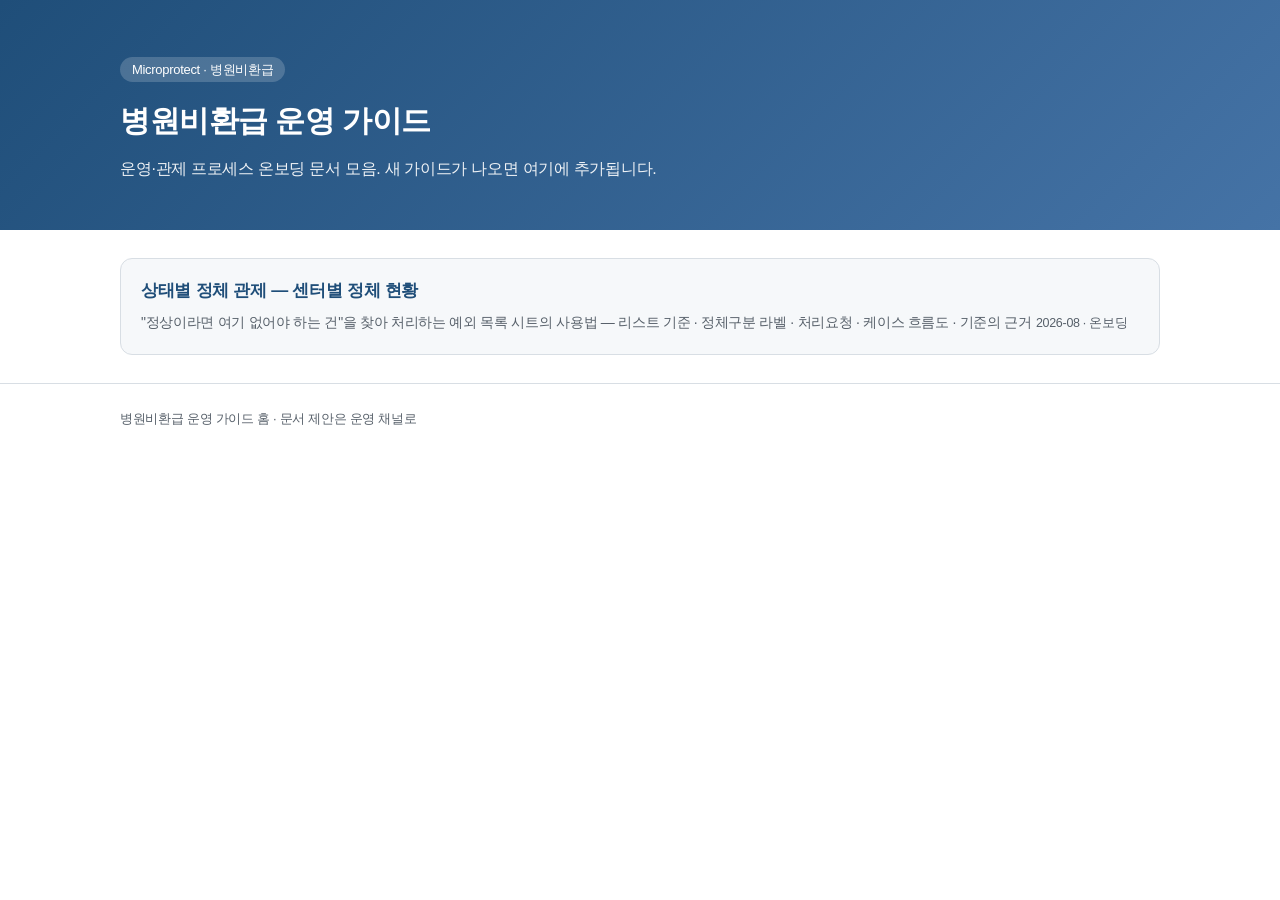
<file: index.html>
<!DOCTYPE html>
<html lang="ko">
<head>
<meta charset="utf-8">
<meta name="robots" content="noindex, nofollow">
<meta name="viewport" content="width=device-width, initial-scale=1">
<title>병원비환급 운영 가이드</title>
<link rel="stylesheet" href="assets/style.css">
</head>
<body>

<header class="hero">
  <div class="wrap">
    <span class="badge">Microprotect · 병원비환급</span>
    <h1>병원비환급 운영 가이드</h1>
    <p>운영·관제 프로세스 온보딩 문서 모음. 새 가이드가 나오면 여기에 추가됩니다.</p>
  </div>
</header>

<main class="wrap">
  <div class="guide-list">
    <a class="guide-card" href="status-aging.html">
      <b class="t">상태별 정체 관제 — 센터별 정체 현황</b>
      <span class="d">"정상이라면 여기 없어야 하는 건"을 찾아 처리하는 예외 목록 시트의 사용법 —
      리스트 기준 · 정체구분 라벨 · 처리요청 · 케이스 흐름도 · 기준의 근거</span>
      <span class="m">2026-08 · 온보딩</span>
    </a>
  </div>
</main>

<footer>
  <div class="wrap">병원비환급 운영 가이드 홈 · 문서 제안은 운영 채널로</div>
</footer>

</body>
</html>
</file>
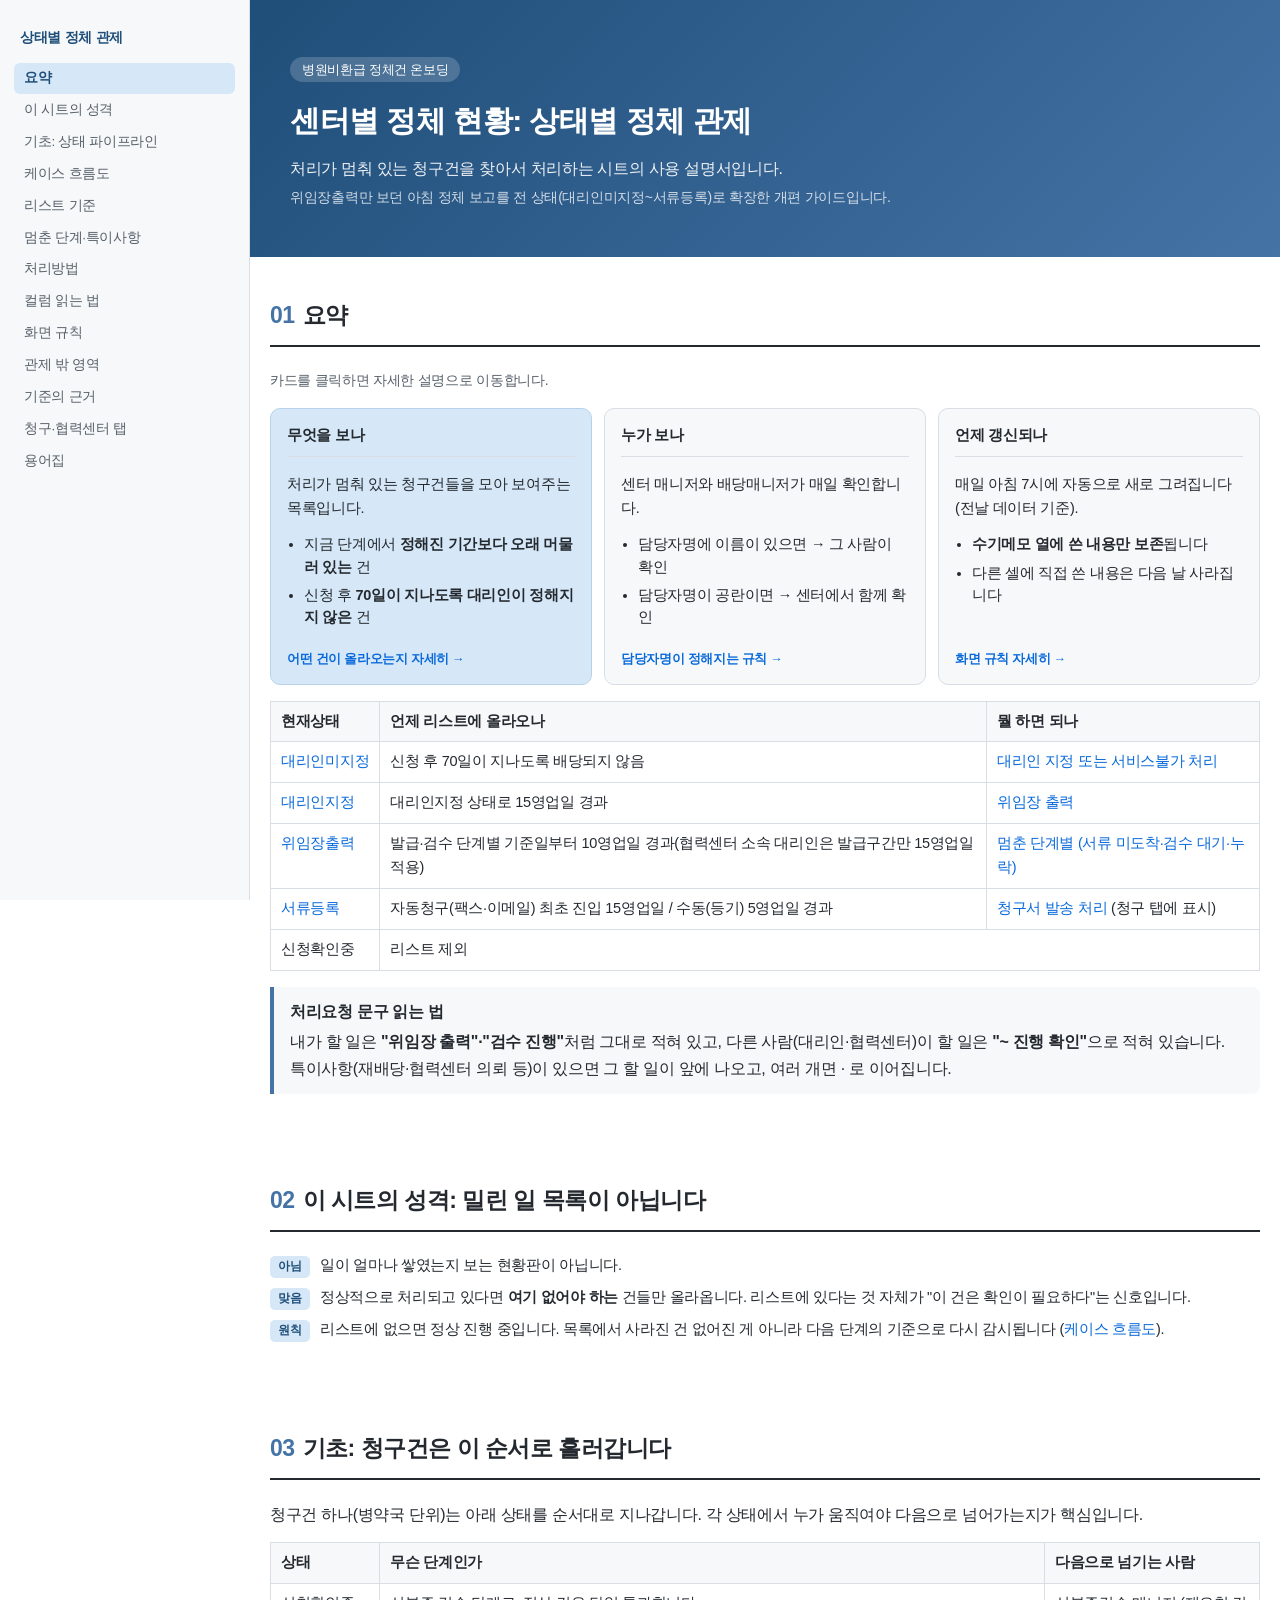
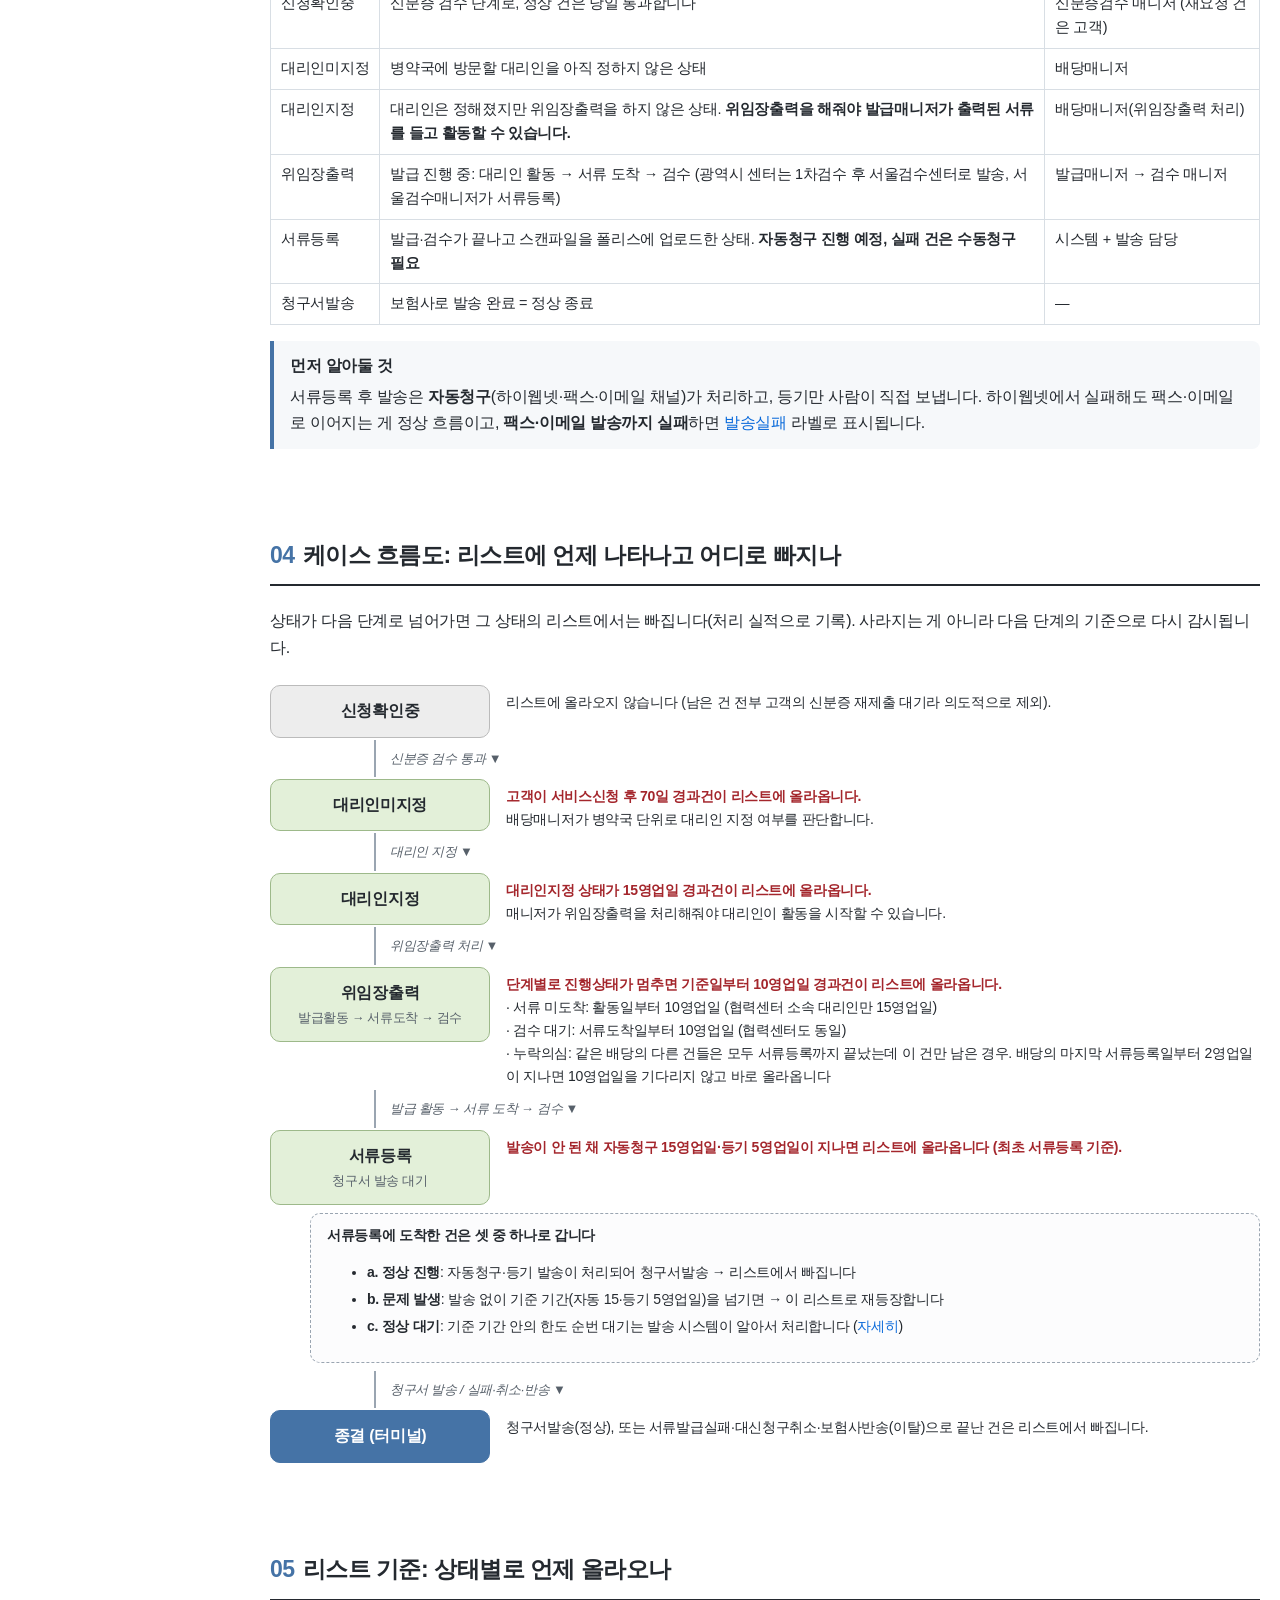
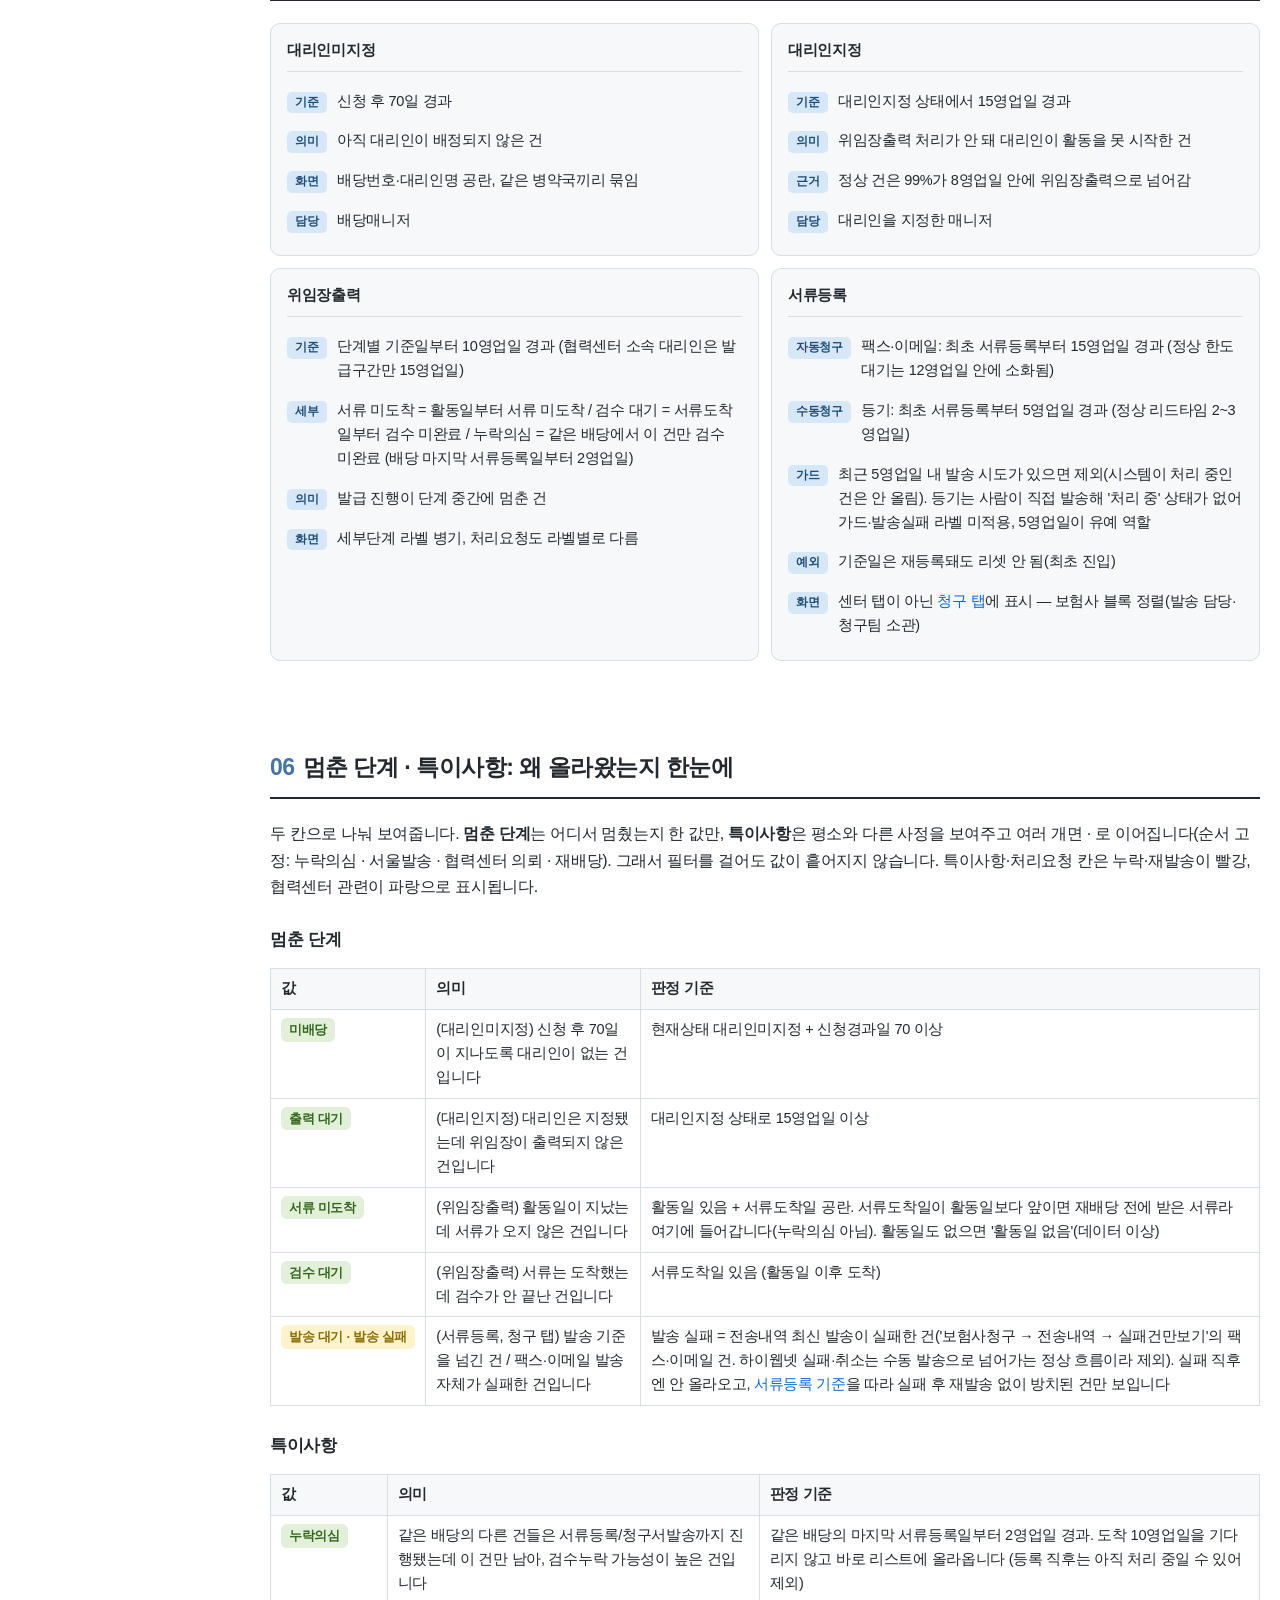
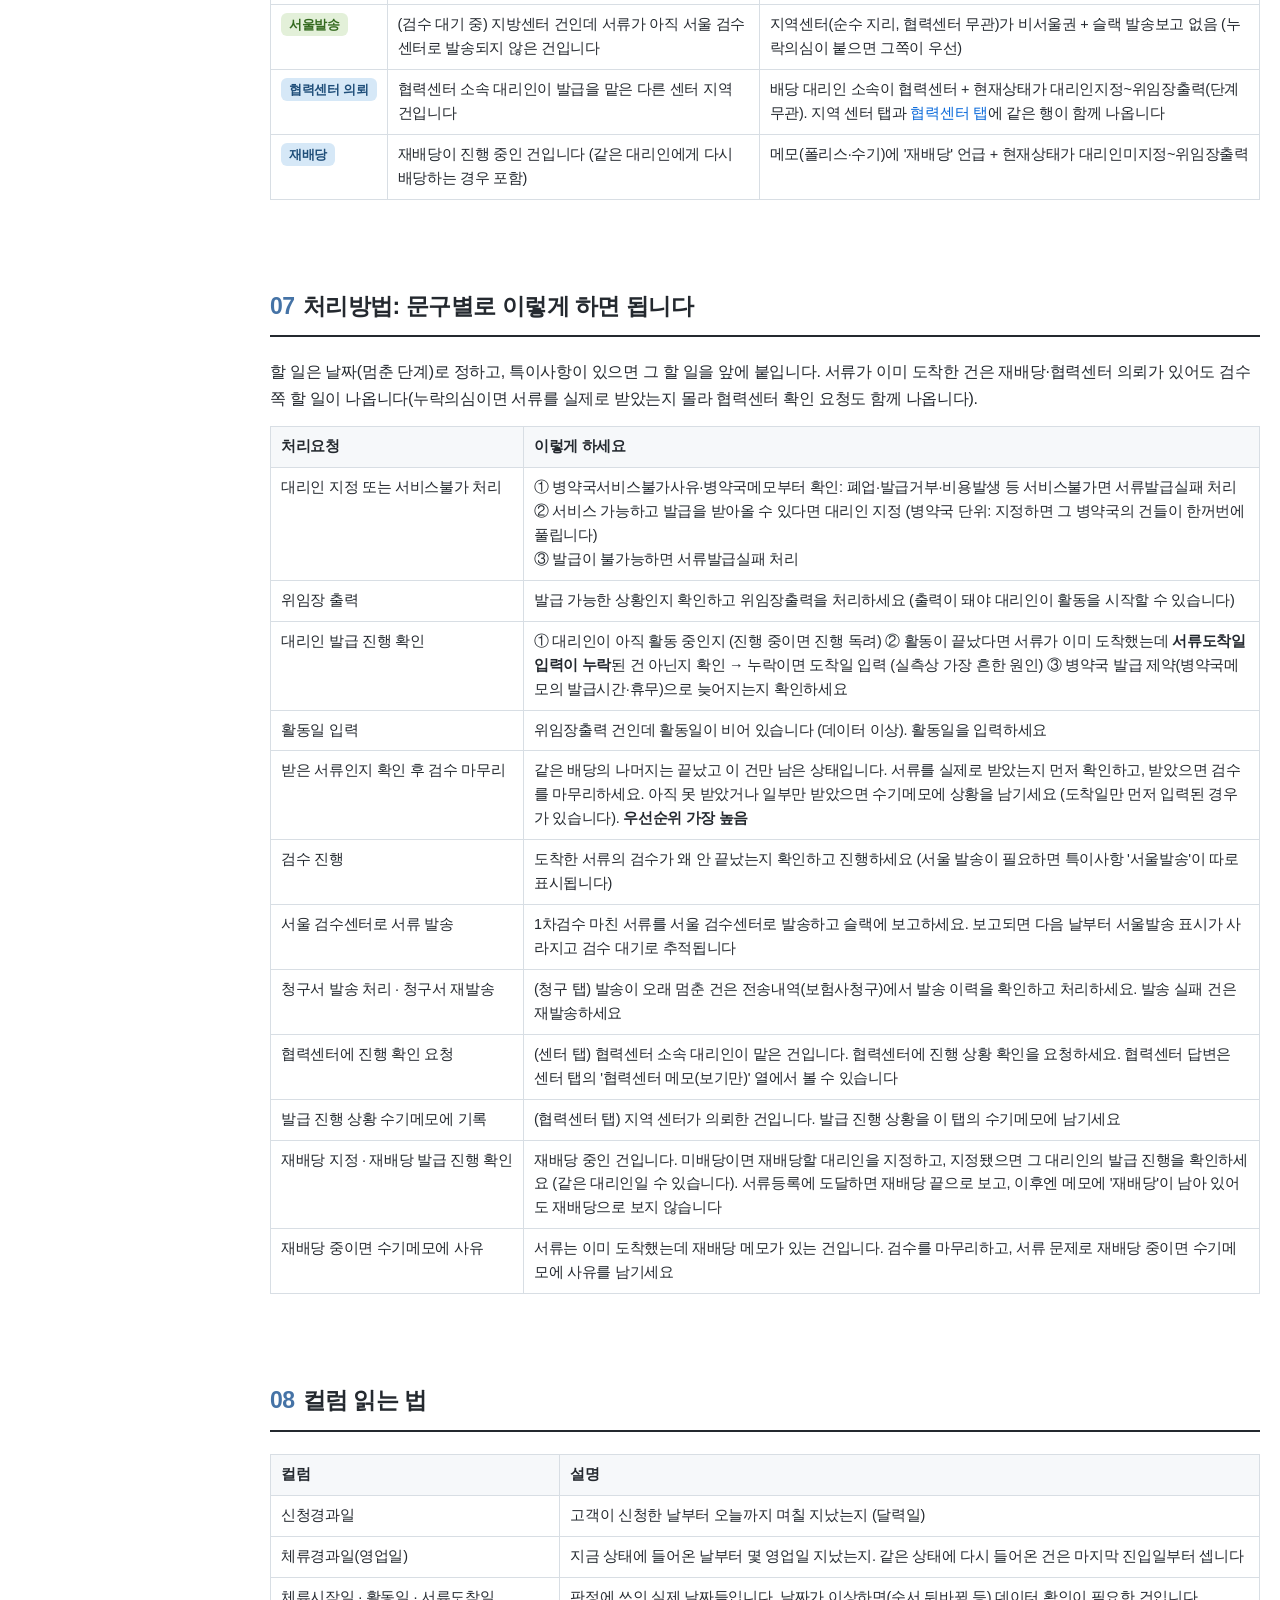
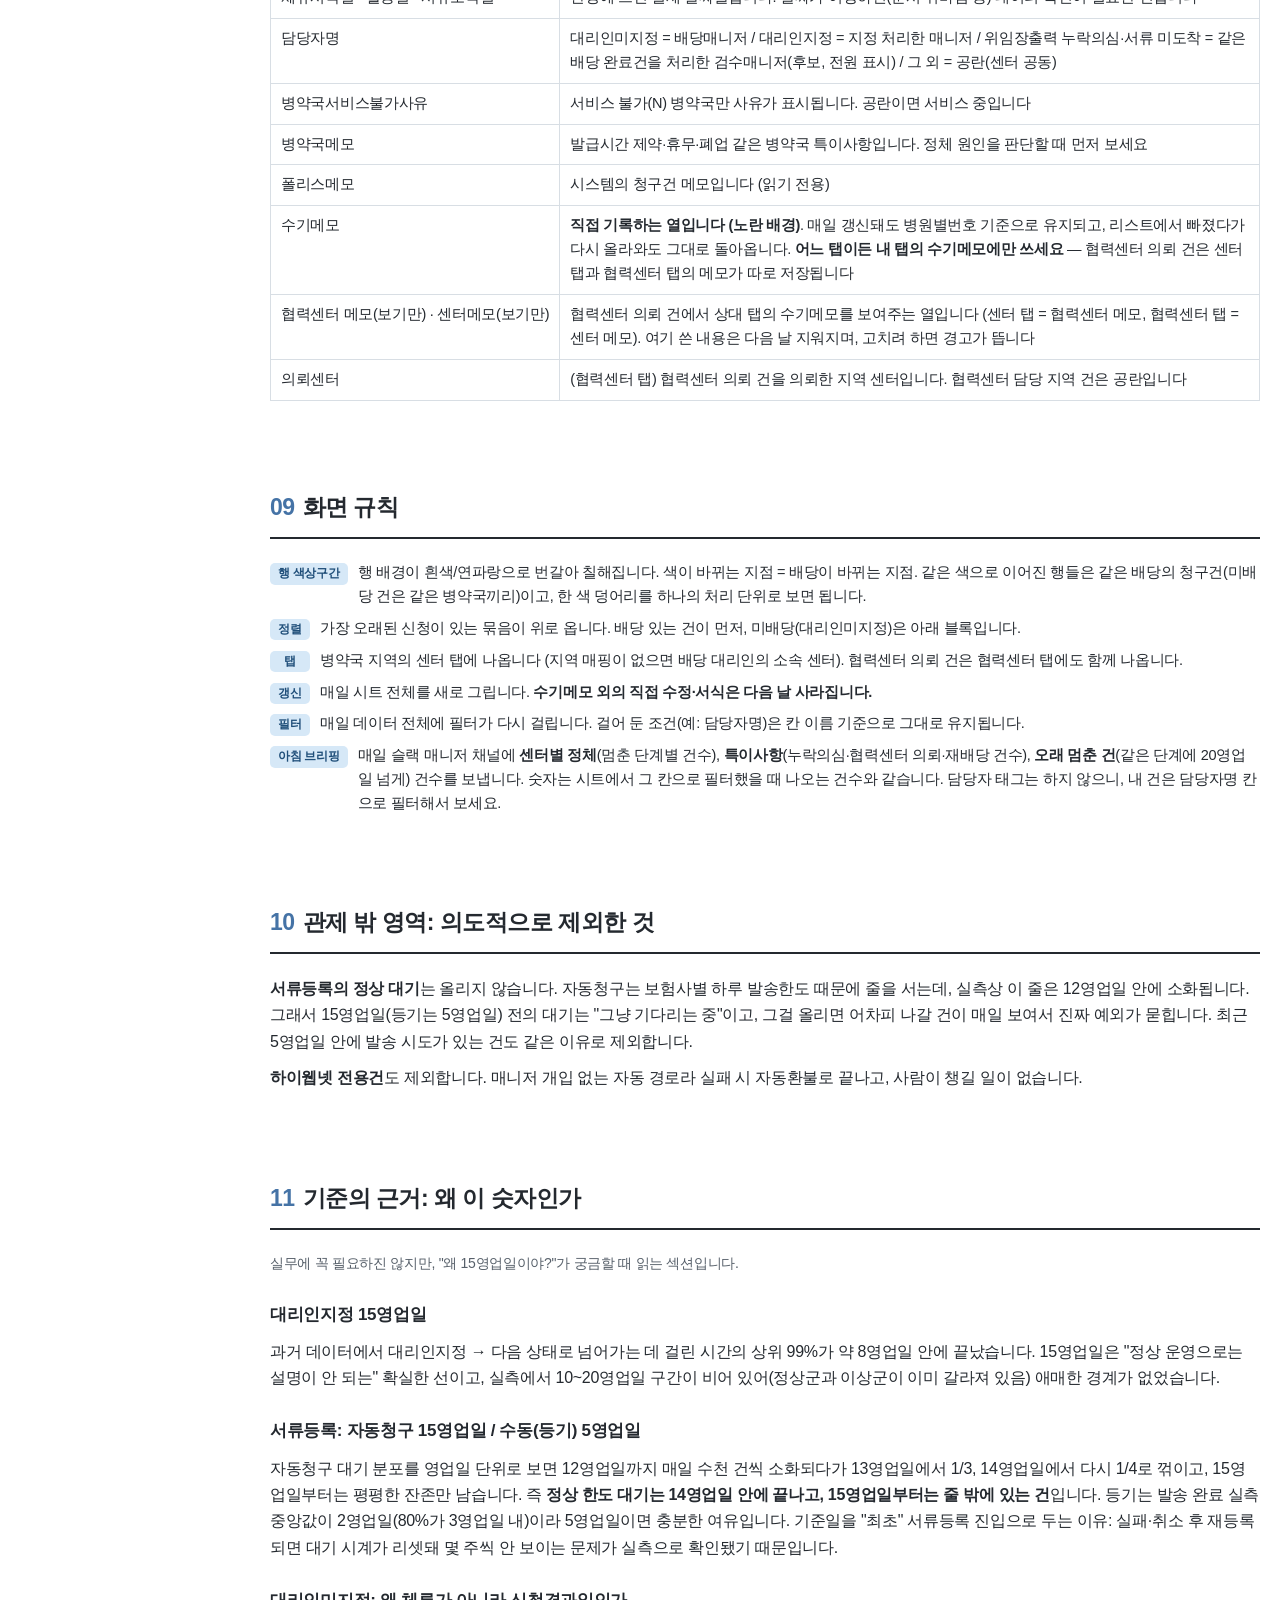
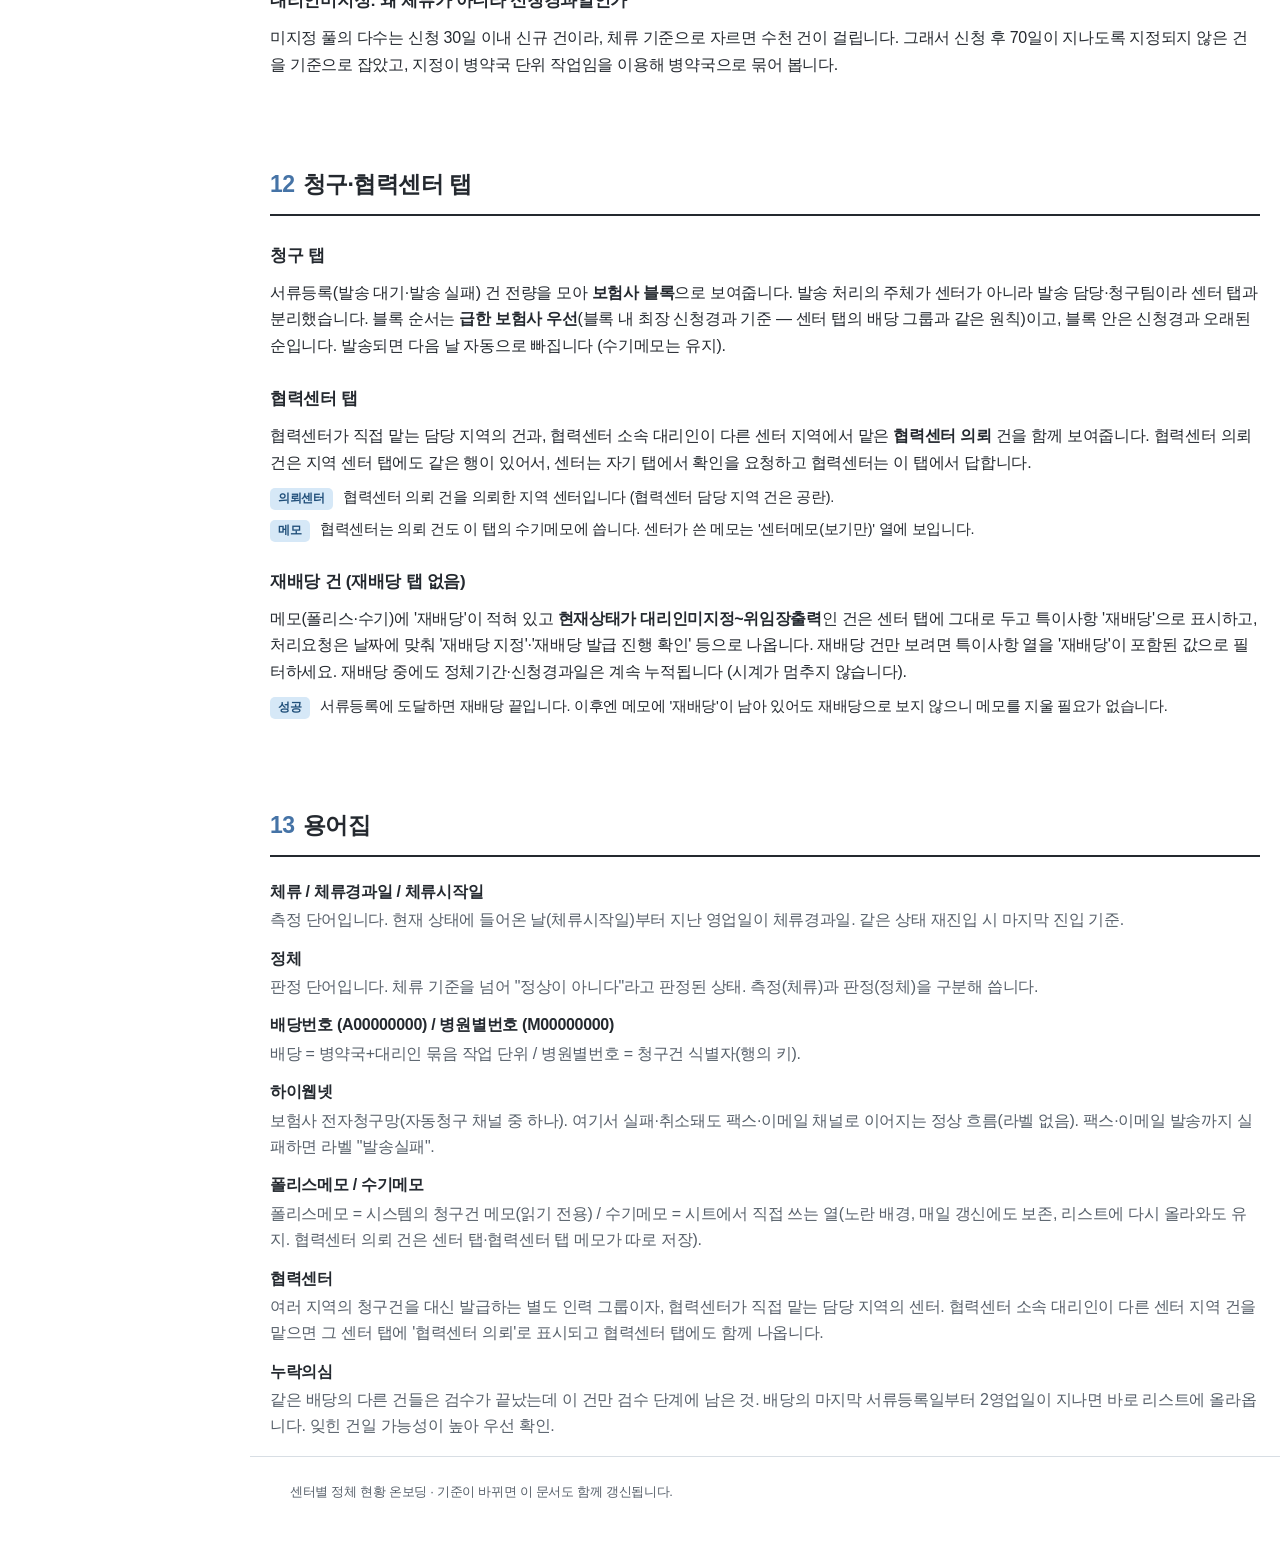
<file: status-aging.html>
<!DOCTYPE html>
<html lang="ko">
<head>
<meta charset="utf-8">
<meta name="robots" content="noindex, nofollow">
<meta name="viewport" content="width=device-width, initial-scale=1">
<title>센터별 정체 현황 | 상태별 정체 관제 온보딩</title>
<link rel="stylesheet" href="assets/style.css">
</head>
<body>
<div class="layout">
<aside class="side" id="sidenav">
  <div class="ttl">상태별 정체 관제</div>
  <a href="#summary">요약</a>
  <a href="#identity">이 시트의 성격</a>
  <a href="#pipeline">기초: 상태 파이프라인</a>
  <a href="#case-flow">케이스 흐름도</a>
  <a href="#criteria">리스트 기준</a>
  <a href="#labels">멈춘 단계·특이사항</a>
  <a href="#actions">처리방법</a>
  <a href="#columns">컬럼 읽는 법</a>
  <a href="#screen-rules">화면 규칙</a>
  <a href="#out-of-scope">관제 밖 영역</a>
  <a href="#rationale">기준의 근거</a>
  <a href="#closed-reassign">청구·협력센터 탭</a>
  <a href="#glossary">용어집</a>
</aside>
<div class="content">

<header class="hero">
  <div class="wrap">
    <span class="badge">병원비환급 정체건 온보딩</span>
    <h1>센터별 정체 현황: 상태별 정체 관제</h1>
    <p>처리가 멈춰 있는 청구건을 찾아서 처리하는 시트의 사용 설명서입니다.</p>
    <p class="sub">위임장출력만 보던 아침 정체 보고를 전 상태(대리인미지정~서류등록)로 확장한 개편 가이드입니다.</p>
  </div>
</header>

<main class="wrap">

<section id="summary">
  <h2><span class="no">01</span>요약</h2>
  <p class="sub">카드를 클릭하면 자세한 설명으로 이동합니다.</p>
  <div class="cards">
    <a class="card accent" href="#criteria"><b class="t">무엇을 보나</b>
      <p>처리가 멈춰 있는 청구건들을 모아 보여주는 목록입니다.</p>
      <ul>
        <li>지금 단계에서 <b>정해진 기간보다 오래 머물러 있는</b> 건</li>
        <li>신청 후 <b>70일이 지나도록 대리인이 정해지지 않은</b> 건</li>
      </ul>
      <span class="more">어떤 건이 올라오는지 자세히 →</span></a>
    <a class="card" href="#columns"><b class="t">누가 보나</b>
      <p>센터 매니저와 배당매니저가 매일 확인합니다.</p>
      <ul>
        <li>담당자명에 이름이 있으면 → 그 사람이 확인</li>
        <li>담당자명이 공란이면 → 센터에서 함께 확인</li>
      </ul>
      <span class="more">담당자명이 정해지는 규칙 →</span></a>
    <a class="card" href="#screen-rules"><b class="t">언제 갱신되나</b>
      <p>매일 아침 7시에 자동으로 새로 그려집니다 (전날 데이터 기준).</p>
      <ul>
        <li><b>수기메모 열에 쓴 내용만 보존</b>됩니다</li>
        <li>다른 셀에 직접 쓴 내용은 다음 날 사라집니다</li>
      </ul>
      <span class="more">화면 규칙 자세히 →</span></a>
  </div>

  <table>
    <tr><th>현재상태</th><th>언제 리스트에 올라오나</th><th>뭘 하면 되나</th></tr>
    <tr><td><a href="#criteria">대리인미지정</a></td><td>신청 후 70일이 지나도록 배당되지 않음</td><td><a href="#actions">대리인 지정 또는 서비스불가 처리</a></td></tr>
    <tr><td><a href="#criteria">대리인지정</a></td><td>대리인지정 상태로 15영업일 경과</td><td><a href="#actions">위임장 출력</a></td></tr>
    <tr><td><a href="#criteria">위임장출력</a></td><td>발급·검수 단계별 기준일부터 10영업일 경과(협력센터 소속 대리인은 발급구간만 15영업일 적용)</td><td><a href="#actions">멈춘 단계별 (서류 미도착·검수 대기·누락)</a></td></tr>
    <tr><td><a href="#criteria">서류등록</a></td><td>자동청구(팩스·이메일) 최초 진입 15영업일 / 수동(등기) 5영업일 경과</td><td><a href="#actions">청구서 발송 처리</a> (청구 탭에 표시)</td></tr>
    <tr><td>신청확인중</td><td colspan="2">리스트 제외</td></tr>
  </table>

  <div class="callout"><b class="t">처리요청 문구 읽는 법</b>
    내가 할 일은 <b>"위임장 출력"·"검수 진행"</b>처럼 그대로 적혀 있고, 다른 사람(대리인·협력센터)이 할 일은
    <b>"~ 진행 확인"</b>으로 적혀 있습니다. 특이사항(재배당·협력센터 의뢰 등)이 있으면 그 할 일이 앞에 나오고, 여러 개면 · 로 이어집니다.</div>
</section>

<section id="identity">
  <h2><span class="no">02</span>이 시트의 성격: 밀린 일 목록이 아닙니다</h2>
  <div class="kv"><span class="k">아님</span><span>일이 얼마나 쌓였는지 보는 현황판이 아닙니다.</span></div>
  <div class="kv"><span class="k">맞음</span><span>정상적으로 처리되고 있다면 <b>여기 없어야 하는</b> 건들만 올라옵니다. 리스트에 있다는 것 자체가 "이 건은 확인이 필요하다"는 신호입니다.</span></div>
  <div class="kv"><span class="k">원칙</span><span>리스트에 없으면 정상 진행 중입니다. 목록에서 사라진 건 없어진 게 아니라 다음 단계의 기준으로 다시 감시됩니다 (<a href="#case-flow">케이스 흐름도</a>).</span></div>
</section>

<section id="pipeline">
  <h2><span class="no">03</span>기초: 청구건은 이 순서로 흘러갑니다</h2>
  <p>청구건 하나(병약국 단위)는 아래 상태를 순서대로 지나갑니다. 각 상태에서 누가 움직여야 다음으로 넘어가는지가 핵심입니다.</p>
  <table>
    <tr><th>상태</th><th>무슨 단계인가</th><th>다음으로 넘기는 사람</th></tr>
    <tr><td>신청확인중</td><td>신분증 검수 단계로, 정상 건은 당일 통과합니다</td><td>신분증검수 매니저 (재요청 건은 고객)</td></tr>
    <tr><td>대리인미지정</td><td>병약국에 방문할 대리인을 아직 정하지 않은 상태</td><td>배당매니저</td></tr>
    <tr><td>대리인지정</td><td>대리인은 정해졌지만 위임장출력을 하지 않은 상태. <b>위임장출력을 해줘야 발급매니저가 출력된 서류를 들고 활동할 수 있습니다.</b></td><td>배당매니저(위임장출력 처리)</td></tr>
    <tr><td>위임장출력</td><td>발급 진행 중: 대리인 활동 → 서류 도착 → 검수 (광역시 센터는 1차검수 후 서울검수센터로 발송, 서울검수매니저가 서류등록)</td><td>발급매니저 → 검수 매니저</td></tr>
    <tr><td>서류등록</td><td>발급·검수가 끝나고 스캔파일을 폴리스에 업로드한 상태. <b>자동청구 진행 예정, 실패 건은 수동청구 필요</b></td><td>시스템 + 발송 담당</td></tr>
    <tr><td>청구서발송</td><td>보험사로 발송 완료 = 정상 종료</td><td>—</td></tr>
  </table>
  <div class="callout"><b class="t">먼저 알아둘 것</b>
    서류등록 후 발송은 <b>자동청구</b>(하이웹넷·팩스·이메일 채널)가 처리하고, 등기만 사람이 직접 보냅니다.
    하이웹넷에서 실패해도 팩스·이메일로 이어지는 게 정상 흐름이고, <b>팩스·이메일 발송까지 실패</b>하면 <a href="#labels">발송실패</a> 라벨로 표시됩니다.</div>
</section>

<section id="case-flow">
  <h2><span class="no">04</span>케이스 흐름도: 리스트에 언제 나타나고 어디로 빠지나</h2>
  <p>상태가 다음 단계로 넘어가면 그 상태의 리스트에서는 빠집니다(처리 실적으로 기록). 사라지는 게 아니라 다음 단계의 기준으로 다시 감시됩니다.</p>
  <div class="flow">
    <div class="fnode"><div class="fbox off">신청확인중</div>
      <div class="fnote">리스트에 올라오지 않습니다 (남은 건 전부 고객의 신분증 재제출 대기라 의도적으로 제외).</div></div>
    <div class="farrow">신분증 검수 통과 ▼</div>
    <div class="fnode"><div class="fbox">대리인미지정</div>
      <div class="fnote"><span class="crit">고객이 서비스신청 후 70일 경과건이 리스트에 올라옵니다.</span><br>
        배당매니저가 병약국 단위로 대리인 지정 여부를 판단합니다.</div></div>
    <div class="farrow">대리인 지정 ▼</div>
    <div class="fnode"><div class="fbox">대리인지정</div>
      <div class="fnote"><span class="crit">대리인지정 상태가 15영업일 경과건이 리스트에 올라옵니다.</span><br>
        매니저가 위임장출력을 처리해줘야 대리인이 활동을 시작할 수 있습니다.</div></div>
    <div class="farrow">위임장출력 처리 ▼</div>
    <div class="fnode"><div class="fbox">위임장출력<span class="s">발급활동 → 서류도착 → 검수</span></div>
      <div class="fnote"><span class="crit">단계별로 진행상태가 멈추면 기준일부터 10영업일 경과건이 리스트에 올라옵니다.</span><br>
        · 서류 미도착: 활동일부터 10영업일 (협력센터 소속 대리인만 15영업일)<br>
        · 검수 대기: 서류도착일부터 10영업일 (협력센터도 동일)<br>
        · 누락의심: 같은 배당의 다른 건들은 모두 서류등록까지 끝났는데 이 건만 남은 경우.
        배당의 마지막 서류등록일부터 2영업일이 지나면 10영업일을 기다리지 않고 바로 올라옵니다</div></div>
    <div class="farrow">발급 활동 → 서류 도착 → 검수 ▼</div>
    <div class="fnode"><div class="fbox">서류등록<span class="s">청구서 발송 대기</span></div>
      <div class="fnote"><span class="crit">발송이 안 된 채 자동청구 15영업일·등기 5영업일이 지나면 리스트에 올라옵니다 (최초 서류등록 기준).</span></div></div>
    <div class="fork">
      <b>서류등록에 도착한 건은 셋 중 하나로 갑니다</b>
      <ul>
        <li><b>a. 정상 진행</b>: 자동청구·등기 발송이 처리되어 청구서발송 → 리스트에서 빠집니다</li>
        <li><b>b. 문제 발생</b>: 발송 없이 기준 기간(자동 15·등기 5영업일)을 넘기면 → 이 리스트로 재등장합니다</li>
        <li><b>c. 정상 대기</b>: 기준 기간 안의 한도 순번 대기는 발송 시스템이 알아서 처리합니다 (<a href="#out-of-scope">자세히</a>)</li>
      </ul>
    </div>
    <div class="farrow">청구서 발송 / 실패·취소·반송 ▼</div>
    <div class="fnode"><div class="fbox term">종결 (터미널)</div>
      <div class="fnote">청구서발송(정상), 또는 서류발급실패·대신청구취소·보험사반송(이탈)으로 끝난 건은 리스트에서 빠집니다.</div></div>
  </div>
</section>

<section id="criteria">
  <h2><span class="no">05</span>리스트 기준: 상태별로 언제 올라오나</h2>
  <div class="cards wide2">
    <div class="card"><b class="t">대리인미지정</b>
      <div class="kv"><span class="k">기준</span><span>신청 후 70일 경과</span></div>
      <div class="kv"><span class="k">의미</span><span>아직 대리인이 배정되지 않은 건</span></div>
      <div class="kv"><span class="k">화면</span><span>배당번호·대리인명 공란, 같은 병약국끼리 묶임</span></div>
      <div class="kv"><span class="k">담당</span><span>배당매니저</span></div></div>
    <div class="card"><b class="t">대리인지정</b>
      <div class="kv"><span class="k">기준</span><span>대리인지정 상태에서 15영업일 경과</span></div>
      <div class="kv"><span class="k">의미</span><span>위임장출력 처리가 안 돼 대리인이 활동을 못 시작한 건</span></div>
      <div class="kv"><span class="k">근거</span><span>정상 건은 99%가 8영업일 안에 위임장출력으로 넘어감</span></div>
      <div class="kv"><span class="k">담당</span><span>대리인을 지정한 매니저</span></div></div>
    <div class="card"><b class="t">위임장출력</b>
      <div class="kv"><span class="k">기준</span><span>단계별 기준일부터 10영업일 경과 (협력센터 소속 대리인은 발급구간만 15영업일)</span></div>
      <div class="kv"><span class="k">세부</span><span>서류 미도착 = 활동일부터 서류 미도착 / 검수 대기 = 서류도착일부터 검수 미완료 / 누락의심 = 같은 배당에서 이 건만 검수 미완료 (배당 마지막 서류등록일부터 2영업일)</span></div>
      <div class="kv"><span class="k">의미</span><span>발급 진행이 단계 중간에 멈춘 건</span></div>
      <div class="kv"><span class="k">화면</span><span>세부단계 라벨 병기, 처리요청도 라벨별로 다름</span></div></div>
    <div class="card"><b class="t">서류등록</b>
      <div class="kv"><span class="k">자동청구</span><span>팩스·이메일: 최초 서류등록부터 15영업일 경과 (정상 한도 대기는 12영업일 안에 소화됨)</span></div>
      <div class="kv"><span class="k">수동청구</span><span>등기: 최초 서류등록부터 5영업일 경과 (정상 리드타임 2~3영업일)</span></div>
      <div class="kv"><span class="k">가드</span><span>최근 5영업일 내 발송 시도가 있으면 제외(시스템이 처리 중인 건은 안 올림). 등기는 사람이 직접 발송해 '처리 중' 상태가 없어 가드·발송실패 라벨 미적용, 5영업일이 유예 역할</span></div>
      <div class="kv"><span class="k">예외</span><span>기준일은 재등록돼도 리셋 안 됨(최초 진입)</span></div>
      <div class="kv"><span class="k">화면</span><span>센터 탭이 아닌 <a href="#closed-reassign">청구 탭</a>에 표시 — 보험사 블록 정렬(발송 담당·청구팀 소관)</span></div></div>
  </div>
</section>

<section id="labels">
  <h2><span class="no">06</span>멈춘 단계 · 특이사항: 왜 올라왔는지 한눈에</h2>
  <p>두 칸으로 나눠 보여줍니다. <b>멈춘 단계</b>는 어디서 멈췄는지 한 값만, <b>특이사항</b>은 평소와 다른 사정을
     보여주고 여러 개면 · 로 이어집니다(순서 고정: 누락의심 · 서울발송 · 협력센터 의뢰 · 재배당). 그래서 필터를 걸어도 값이 흩어지지 않습니다.
     특이사항·처리요청 칸은 누락·재발송이 빨강, 협력센터 관련이 파랑으로 표시됩니다.</p>
  <h3>멈춘 단계</h3>
  <table>
    <tr><th>값</th><th>의미</th><th>판정 기준</th></tr>
    <tr><td><span class="chip stg">미배당</span></td><td>(대리인미지정) 신청 후 70일이 지나도록 대리인이 없는 건입니다</td><td>현재상태 대리인미지정 + 신청경과일 70 이상</td></tr>
    <tr><td><span class="chip stg">출력 대기</span></td><td>(대리인지정) 대리인은 지정됐는데 위임장이 출력되지 않은 건입니다</td><td>대리인지정 상태로 15영업일 이상</td></tr>
    <tr><td><span class="chip stg">서류 미도착</span></td><td>(위임장출력) 활동일이 지났는데 서류가 오지 않은 건입니다</td><td>활동일 있음 + 서류도착일 공란. 서류도착일이 활동일보다 앞이면 재배당 전에 받은 서류라 여기에 들어갑니다(누락의심 아님). 활동일도 없으면 '활동일 없음'(데이터 이상)</td></tr>
    <tr><td><span class="chip stg">검수 대기</span></td><td>(위임장출력) 서류는 도착했는데 검수가 안 끝난 건입니다</td><td>서류도착일 있음 (활동일 이후 도착)</td></tr>
    <tr><td><span class="chip auto">발송 대기 · 발송 실패</span></td><td>(서류등록, 청구 탭) 발송 기준을 넘긴 건 / 팩스·이메일 발송 자체가 실패한 건입니다</td><td>발송 실패 = 전송내역 최신 발송이 실패한 건('보험사청구 → 전송내역 → 실패건만보기'의 팩스·이메일 건. 하이웹넷 실패·취소는 수동 발송으로 넘어가는 정상 흐름이라 제외). 실패 직후엔 안 올라오고, <a href="#criteria">서류등록 기준</a>을 따라 실패 후 재발송 없이 방치된 건만 보입니다</td></tr>
  </table>
  <h3>특이사항</h3>
  <table>
    <tr><th>값</th><th>의미</th><th>판정 기준</th></tr>
    <tr><td><span class="chip stg">누락의심</span></td><td>같은 배당의 다른 건들은 서류등록/청구서발송까지 진행됐는데 이 건만 남아, 검수누락 가능성이 높은 건입니다</td><td>같은 배당의 마지막 서류등록일부터 2영업일 경과. 도착 10영업일을 기다리지 않고 바로 리스트에 올라옵니다 (등록 직후는 아직 처리 중일 수 있어 제외)</td></tr>
    <tr><td><span class="chip stg">서울발송</span></td><td>(검수 대기 중) 지방센터 건인데 서류가 아직 서울 검수센터로 발송되지 않은 건입니다</td><td>지역센터(순수 지리, 협력센터 무관)가 비서울권 + 슬랙 발송보고 없음 (누락의심이 붙으면 그쪽이 우선)</td></tr>
    <tr><td><span class="chip re">협력센터 의뢰</span></td><td>협력센터 소속 대리인이 발급을 맡은 다른 센터 지역 건입니다</td><td>배당 대리인 소속이 협력센터 + 현재상태가 대리인지정~위임장출력(단계 무관). 지역 센터 탭과 <a href="#closed-reassign">협력센터 탭</a>에 같은 행이 함께 나옵니다</td></tr>
    <tr><td><span class="chip re">재배당</span></td><td>재배당이 진행 중인 건입니다 (같은 대리인에게 다시 배당하는 경우 포함)</td><td>메모(폴리스·수기)에 '재배당' 언급 + 현재상태가 대리인미지정~위임장출력</td></tr>
  </table>
</section>

<section id="actions">
  <h2><span class="no">07</span>처리방법: 문구별로 이렇게 하면 됩니다</h2>
  <p>할 일은 날짜(멈춘 단계)로 정하고, 특이사항이 있으면 그 할 일을 앞에 붙입니다. 서류가 이미 도착한 건은 재배당·협력센터 의뢰가 있어도 검수 쪽 할 일이 나옵니다(누락의심이면 서류를 실제로 받았는지 몰라 협력센터 확인 요청도 함께 나옵니다).</p>
  <table>
    <tr><th>처리요청</th><th>이렇게 하세요</th></tr>
    <tr><td>대리인 지정 또는 서비스불가 처리</td><td>① 병약국서비스불가사유·병약국메모부터 확인: 폐업·발급거부·비용발생 등 서비스불가면 서류발급실패 처리<br>
        ② 서비스 가능하고 발급을 받아올 수 있다면 대리인 지정 (병약국 단위: 지정하면 그 병약국의 건들이 한꺼번에 풀립니다)<br>
        ③ 발급이 불가능하면 서류발급실패 처리</td></tr>
    <tr><td>위임장 출력</td><td>발급 가능한 상황인지 확인하고 위임장출력을 처리하세요 (출력이 돼야 대리인이 활동을 시작할 수 있습니다)</td></tr>
    <tr><td>대리인 발급 진행 확인</td><td>① 대리인이 아직 활동 중인지 (진행 중이면 진행 독려)
        ② 활동이 끝났다면 서류가 이미 도착했는데 <b>서류도착일 입력이 누락</b>된 건 아닌지 확인 → 누락이면 도착일 입력 (실측상 가장 흔한 원인)
        ③ 병약국 발급 제약(병약국메모의 발급시간·휴무)으로 늦어지는지 확인하세요</td></tr>
    <tr><td>활동일 입력</td><td>위임장출력 건인데 활동일이 비어 있습니다 (데이터 이상). 활동일을 입력하세요</td></tr>
    <tr><td>받은 서류인지 확인 후 검수 마무리</td><td>같은 배당의 나머지는 끝났고 이 건만 남은 상태입니다. 서류를 실제로 받았는지 먼저 확인하고, 받았으면 검수를 마무리하세요. 아직 못 받았거나 일부만 받았으면 수기메모에 상황을 남기세요 (도착일만 먼저 입력된 경우가 있습니다). <b>우선순위 가장 높음</b></td></tr>
    <tr><td>검수 진행</td><td>도착한 서류의 검수가 왜 안 끝났는지 확인하고 진행하세요 (서울 발송이 필요하면 특이사항 '서울발송'이 따로 표시됩니다)</td></tr>
    <tr><td>서울 검수센터로 서류 발송</td><td>1차검수 마친 서류를 서울 검수센터로 발송하고 슬랙에 보고하세요. 보고되면 다음 날부터 서울발송 표시가 사라지고 검수 대기로 추적됩니다</td></tr>
    <tr><td>청구서 발송 처리 · 청구서 재발송</td><td>(청구 탭) 발송이 오래 멈춘 건은 전송내역(보험사청구)에서 발송 이력을 확인하고 처리하세요. 발송 실패 건은 재발송하세요</td></tr>
    <tr><td>협력센터에 진행 확인 요청</td><td>(센터 탭) 협력센터 소속 대리인이 맡은 건입니다. 협력센터에 진행 상황 확인을 요청하세요. 협력센터 답변은 센터 탭의 '협력센터 메모(보기만)' 열에서 볼 수 있습니다</td></tr>
    <tr><td>발급 진행 상황 수기메모에 기록</td><td>(협력센터 탭) 지역 센터가 의뢰한 건입니다. 발급 진행 상황을 이 탭의 수기메모에 남기세요</td></tr>
    <tr><td>재배당 지정 · 재배당 발급 진행 확인</td><td>재배당 중인 건입니다. 미배당이면 재배당할 대리인을 지정하고, 지정됐으면 그 대리인의 발급 진행을 확인하세요 (같은 대리인일 수 있습니다). 서류등록에 도달하면 재배당 끝으로 보고, 이후엔 메모에 '재배당'이 남아 있어도 재배당으로 보지 않습니다</td></tr>
    <tr><td>재배당 중이면 수기메모에 사유</td><td>서류는 이미 도착했는데 재배당 메모가 있는 건입니다. 검수를 마무리하고, 서류 문제로 재배당 중이면 수기메모에 사유를 남기세요</td></tr>
  </table>
</section>

<section id="columns">
  <h2><span class="no">08</span>컬럼 읽는 법</h2>
  <table>
    <tr><th>컬럼</th><th>설명</th></tr>
    <tr><td>신청경과일</td><td>고객이 신청한 날부터 오늘까지 며칠 지났는지 (달력일)</td></tr>
    <tr><td>체류경과일(영업일)</td><td>지금 상태에 들어온 날부터 몇 영업일 지났는지. 같은 상태에 다시 들어온 건은 마지막 진입일부터 셉니다</td></tr>
    <tr><td>체류시작일 · 활동일 · 서류도착일</td><td>판정에 쓰인 실제 날짜들입니다. 날짜가 이상하면(순서 뒤바뀜 등) 데이터 확인이 필요한 건입니다</td></tr>
    <tr><td>담당자명</td><td>대리인미지정 = 배당매니저 / 대리인지정 = 지정 처리한 매니저 / 위임장출력 누락의심·서류 미도착 = 같은 배당 완료건을 처리한 검수매니저(후보, 전원 표시) / 그 외 = 공란(센터 공동)</td></tr>
    <tr><td>병약국서비스불가사유</td><td>서비스 불가(N) 병약국만 사유가 표시됩니다. 공란이면 서비스 중입니다</td></tr>
    <tr><td>병약국메모</td><td>발급시간 제약·휴무·폐업 같은 병약국 특이사항입니다. 정체 원인을 판단할 때 먼저 보세요</td></tr>
    <tr><td>폴리스메모</td><td>시스템의 청구건 메모입니다 (읽기 전용)</td></tr>
    <tr><td>수기메모</td><td><b>직접 기록하는 열입니다 (노란 배경)</b>. 매일 갱신돼도 병원별번호 기준으로 유지되고, 리스트에서 빠졌다가 다시 올라와도 그대로 돌아옵니다. <b>어느 탭이든 내 탭의 수기메모에만 쓰세요</b> — 협력센터 의뢰 건은 센터 탭과 협력센터 탭의 메모가 따로 저장됩니다</td></tr>
    <tr><td>협력센터 메모(보기만) · 센터메모(보기만)</td><td>협력센터 의뢰 건에서 상대 탭의 수기메모를 보여주는 열입니다 (센터 탭 = 협력센터 메모, 협력센터 탭 = 센터 메모). 여기 쓴 내용은 다음 날 지워지며, 고치려 하면 경고가 뜹니다</td></tr>
    <tr><td>의뢰센터</td><td>(협력센터 탭) 협력센터 의뢰 건을 의뢰한 지역 센터입니다. 협력센터 담당 지역 건은 공란입니다</td></tr>
  </table>
</section>

<section id="screen-rules">
  <h2><span class="no">09</span>화면 규칙</h2>
  <div class="kv"><span class="k">행 색상구간</span><span>행 배경이 흰색/연파랑으로 번갈아 칠해집니다. 색이 바뀌는 지점 = 배당이 바뀌는 지점. 같은 색으로 이어진 행들은 같은 배당의 청구건(미배당 건은 같은 병약국끼리)이고, 한 색 덩어리를 하나의 처리 단위로 보면 됩니다.</span></div>
  <div class="kv"><span class="k">정렬</span><span>가장 오래된 신청이 있는 묶음이 위로 옵니다. 배당 있는 건이 먼저, 미배당(대리인미지정)은 아래 블록입니다.</span></div>
  <div class="kv"><span class="k">탭</span><span>병약국 지역의 센터 탭에 나옵니다 (지역 매핑이 없으면 배당 대리인의 소속 센터). 협력센터 의뢰 건은 협력센터 탭에도 함께 나옵니다.</span></div>
  <div class="kv"><span class="k">갱신</span><span>매일 시트 전체를 새로 그립니다. <b>수기메모 외의 직접 수정·서식은 다음 날 사라집니다.</b></span></div>
  <div class="kv"><span class="k">필터</span><span>매일 데이터 전체에 필터가 다시 걸립니다. 걸어 둔 조건(예: 담당자명)은 칸 이름 기준으로 그대로 유지됩니다.</span></div>
  <div class="kv"><span class="k">아침 브리핑</span><span>매일 슬랙 매니저 채널에 <b>센터별 정체</b>(멈춘 단계별 건수), <b>특이사항</b>(누락의심·협력센터 의뢰·재배당 건수), <b>오래 멈춘 건</b>(같은 단계에 20영업일 넘게) 건수를 보냅니다. 숫자는 시트에서 그 칸으로 필터했을 때 나오는 건수와 같습니다. 담당자 태그는 하지 않으니, 내 건은 담당자명 칸으로 필터해서 보세요.</span></div>
</section>

<section id="out-of-scope">
  <h2><span class="no">10</span>관제 밖 영역: 의도적으로 제외한 것</h2>
  <p><b>서류등록의 정상 대기</b>는 올리지 않습니다. 자동청구는 보험사별 하루 발송한도 때문에
     줄을 서는데, 실측상 이 줄은 12영업일 안에 소화됩니다. 그래서 15영업일(등기는 5영업일)
     전의 대기는 "그냥 기다리는 중"이고, 그걸 올리면 어차피 나갈 건이 매일 보여서 진짜
     예외가 묻힙니다. 최근 5영업일 안에 발송 시도가 있는 건도 같은 이유로 제외합니다.</p>
  <p><b>하이웹넷 전용건</b>도 제외합니다. 매니저 개입 없는 자동 경로라 실패 시 자동환불로
     끝나고, 사람이 챙길 일이 없습니다.</p>
</section>

<section id="rationale">
  <h2><span class="no">11</span>기준의 근거: 왜 이 숫자인가</h2>
  <p class="sub">실무에 꼭 필요하진 않지만, "왜 15영업일이야?"가 궁금할 때 읽는 섹션입니다.</p>
  <h3>대리인지정 15영업일</h3>
  <p>과거 데이터에서 대리인지정 → 다음 상태로 넘어가는 데 걸린 시간의 상위 99%가
     약 8영업일 안에 끝났습니다. 15영업일은 "정상 운영으로는 설명이 안 되는" 확실한 선이고,
     실측에서 10~20영업일 구간이 비어 있어(정상군과 이상군이 이미 갈라져 있음) 애매한 경계가 없었습니다.</p>
  <h3>서류등록: 자동청구 15영업일 / 수동(등기) 5영업일</h3>
  <p>자동청구 대기 분포를 영업일 단위로 보면 12영업일까지 매일 수천 건씩 소화되다가
     13영업일에서 1/3, 14영업일에서 다시 1/4로 꺾이고, 15영업일부터는 평평한 잔존만 남습니다.
     즉 <b>정상 한도 대기는 14영업일 안에 끝나고, 15영업일부터는 줄 밖에 있는 건</b>입니다.
     등기는 발송 완료 실측 중앙값이 2영업일(80%가 3영업일 내)이라 5영업일이면 충분한 여유입니다.
     기준일을 "최초" 서류등록 진입으로 두는 이유: 실패·취소 후 재등록되면 대기 시계가 리셋돼
     몇 주씩 안 보이는 문제가 실측으로 확인됐기 때문입니다.</p>
  <h3>대리인미지정: 왜 체류가 아니라 신청경과일인가</h3>
  <p>미지정 풀의 다수는 신청 30일 이내 신규 건이라, 체류 기준으로 자르면 수천 건이 걸립니다.
     그래서 신청 후 70일이 지나도록 지정되지 않은 건을 기준으로 잡았고,
     지정이 병약국 단위 작업임을 이용해 병약국으로 묶어 봅니다.</p>
</section>

<section id="closed-reassign">
  <h2><span class="no">12</span>청구·협력센터 탭</h2>
  <h3>청구 탭</h3>
  <p>서류등록(발송 대기·발송 실패) 건 전량을 모아 <b>보험사 블록</b>으로 보여줍니다. 발송 처리의
     주체가 센터가 아니라 발송 담당·청구팀이라 센터 탭과 분리했습니다. 블록 순서는 <b>급한
     보험사 우선</b>(블록 내 최장 신청경과 기준 — 센터 탭의 배당 그룹과 같은 원칙)이고, 블록 안은
     신청경과 오래된 순입니다. 발송되면 다음 날 자동으로 빠집니다 (수기메모는 유지).</p>
  <h3>협력센터 탭</h3>
  <p>협력센터가 직접 맡는 담당 지역의 건과, 협력센터 소속 대리인이 다른 센터 지역에서 맡은 <b>협력센터 의뢰</b> 건을 함께 보여줍니다.
     협력센터 의뢰 건은 지역 센터 탭에도 같은 행이 있어서, 센터는 자기 탭에서 확인을 요청하고 협력센터는 이 탭에서 답합니다.</p>
  <div class="kv"><span class="k">의뢰센터</span><span>협력센터 의뢰 건을 의뢰한 지역 센터입니다 (협력센터 담당 지역 건은 공란).</span></div>
  <div class="kv"><span class="k">메모</span><span>협력센터는 의뢰 건도 이 탭의 수기메모에 씁니다. 센터가 쓴 메모는 '센터메모(보기만)' 열에 보입니다.</span></div>
  <h3>재배당 건 (재배당 탭 없음)</h3>
  <p>메모(폴리스·수기)에 '재배당'이 적혀 있고 <b>현재상태가 대리인미지정~위임장출력</b>인 건은 센터 탭에 그대로 두고
     특이사항 '재배당'으로 표시하고, 처리요청은 날짜에 맞춰 '재배당 지정'·'재배당 발급 진행 확인' 등으로 나옵니다. 재배당 건만 보려면 특이사항 열을 '재배당'이 포함된 값으로 필터하세요.
     재배당 중에도 정체기간·신청경과일은 계속 누적됩니다 (시계가 멈추지 않습니다).</p>
  <div class="kv"><span class="k">성공</span><span>서류등록에 도달하면 재배당 끝입니다. 이후엔 메모에 '재배당'이 남아 있어도 재배당으로 보지 않으니 메모를 지울 필요가 없습니다.</span></div>
</section>

<section id="glossary">
  <h2><span class="no">13</span>용어집</h2>
  <dl class="glossary">
    <dt>체류 / 체류경과일 / 체류시작일</dt>
    <dd>측정 단어입니다. 현재 상태에 들어온 날(체류시작일)부터 지난 영업일이 체류경과일. 같은 상태 재진입 시 마지막 진입 기준.</dd>
    <dt>정체</dt>
    <dd>판정 단어입니다. 체류 기준을 넘어 "정상이 아니다"라고 판정된 상태. 측정(체류)과 판정(정체)을 구분해 씁니다.</dd>
    <dt>배당번호 (A00000000) / 병원별번호 (M00000000)</dt>
    <dd>배당 = 병약국+대리인 묶음 작업 단위 / 병원별번호 = 청구건 식별자(행의 키).</dd>
    <dt>하이웹넷</dt>
    <dd>보험사 전자청구망(자동청구 채널 중 하나). 여기서 실패·취소돼도 팩스·이메일 채널로 이어지는 정상 흐름(라벨 없음). 팩스·이메일 발송까지 실패하면 라벨 "발송실패".</dd>
    <dt>폴리스메모 / 수기메모</dt>
    <dd>폴리스메모 = 시스템의 청구건 메모(읽기 전용) / 수기메모 = 시트에서 직접 쓰는 열(노란 배경, 매일 갱신에도 보존, 리스트에 다시 올라와도 유지. 협력센터 의뢰 건은 센터 탭·협력센터 탭 메모가 따로 저장).</dd>
    <dt>협력센터</dt>
    <dd>여러 지역의 청구건을 대신 발급하는 별도 인력 그룹이자, 협력센터가 직접 맡는 담당 지역의 센터. 협력센터 소속 대리인이 다른 센터 지역 건을 맡으면 그 센터 탭에 '협력센터 의뢰'로 표시되고 협력센터 탭에도 함께 나옵니다.</dd>
    <dt>누락의심</dt>
    <dd>같은 배당의 다른 건들은 검수가 끝났는데 이 건만 검수 단계에 남은 것. 배당의 마지막 서류등록일부터 2영업일이 지나면 바로 리스트에 올라옵니다. 잊힌 건일 가능성이 높아 우선 확인.</dd>
  </dl>
</section>

</main>

<footer>
  <div class="wrap">
    센터별 정체 현황 온보딩 · 기준이 바뀌면 이 문서도 함께 갱신됩니다.
  </div>
</footer>

<script>
  const links = [...document.querySelectorAll('#sidenav a')];
  const secs = links.map(a => document.querySelector(a.getAttribute('href')));
  const spy = () => {
    let cur = 0;
    const line = innerHeight * 0.35;
    secs.forEach((sec, i) => { if (sec && sec.getBoundingClientRect().top < line) cur = i; });
    if (innerHeight + scrollY >= document.body.scrollHeight - 4) cur = secs.length - 1;
    links.forEach((a, i) => a.classList.toggle('on', i === cur));
  };
  addEventListener('scroll', spy, { passive: true }); spy();

  // 앵커 클릭 → 도착 섹션 1.5~2초 강조
  document.querySelectorAll('a[href^="#"]').forEach(a => a.addEventListener('click', () => {
    const t = document.querySelector(a.getAttribute('href'));
    if (!t) return;
    t.classList.remove('flash'); void t.offsetWidth;   // 연속 클릭 시 애니메이션 재시작
    t.classList.add('flash');
    setTimeout(() => t.classList.remove('flash'), 3600);
  }));
</script>
</div>
</div>
</body>
</html>
</file>
<file: assets/style.css>
:root {
    --ink: #24292f; --sub: #57606a; --line: #d8dee4; --bg: #ffffff; --soft: #f6f8fa;
    --blue: #d6e8f7; --blue-ink: #1f4e79;
    --green: #e3f0d9; --green-ink: #33691e;
    --orange: #ffd9cc; --orange-ink: #b3441e;
    --yellow: #fff3cc; --yellow-ink: #8a6d00;
    --red: #f5c2c2; --red-ink: #a4262c;
    --gray: #ededed;
    --navy: #4573a6;
  }
  * { box-sizing: border-box; }
  html { scroll-behavior: smooth; }
  body {
    margin: 0; color: var(--ink); background: var(--bg);
    font-family: -apple-system, BlinkMacSystemFont, "Apple SD Gothic Neo", "Pretendard",
                 "Malgun Gothic", sans-serif;
    line-height: 1.65; font-size: 16px; letter-spacing: -.3px;
  }
  a { color: #0969da; text-decoration: none; }
  a:hover { text-decoration: underline; }

  header.hero { background: linear-gradient(135deg, #1f4e79, #4573a6); color: #fff; padding: 56px 20px 44px; }
  .wrap { max-width: 1080px; margin: 0 auto; padding: 0 20px; }
  header.hero h1 { margin: 0 0 10px; font-size: 30px; letter-spacing: -.5px; }
  header.hero p { margin: 4px 0; opacity: .92; }
  header.hero .sub { color: rgba(255,255,255,.85); font-size: 14px; }
  .badge { display: inline-block; background: rgba(255,255,255,.18); border-radius: 999px;
           padding: 2px 12px; font-size: 13px; margin-bottom: 14px; }


  main { padding: 12px 0 80px; }
  section { margin-top: 88px; scroll-margin-top: 24px; }
  section:first-child { margin-top: 40px; }
  h2 { font-size: 23px; border-bottom: 2px solid var(--ink); padding-bottom: 10px;
       margin: 0 0 22px; letter-spacing: -.5px; }
  h2 .no { color: var(--navy); margin-right: 8px; }
  h3 { font-size: 17px; margin: 26px 0 10px; }
  p { margin: 10px 0; }
  .sub { color: var(--sub); font-size: 14px; }

  .cards { display: grid; grid-template-columns: repeat(auto-fit, minmax(260px, 1fr)); gap: 12px; margin: 16px 0; }
  .cards.wide2 { grid-template-columns: repeat(auto-fit, minmax(420px, 1fr)); }
  .card { border: 1px solid var(--line); border-radius: 10px; padding: 14px 16px; background: var(--soft);
          display: flex; flex-direction: column; }
  .card b.t { display: block; margin-bottom: 10px; padding-bottom: 8px; font-size: 15px;
              border-bottom: 1px solid var(--line); }
  .card p { margin: 6px 0; font-size: 14.5px; }
  .card p.sub { font-size: 13px; line-height: 1.6; }
  .kv { display: flex; gap: 10px; margin: 8px 0; font-size: 14.5px; align-items: baseline; }
  .kv .k { flex: none; min-width: 40px; text-align: center; background: var(--blue);
           color: var(--blue-ink); border-radius: 5px; padding: 1px 8px; font-size: 12px; font-weight: 700; }
  a.card { color: inherit; }
  a.card:hover { border-color: var(--navy); background: #fff; text-decoration: none; }
  .card .more { display: block; margin-top: auto; padding-top: 14px; font-size: 12.5px;
                color: #0969da; font-weight: 600; }
  .card ul { margin: 0; padding-left: 17px; }
  .card li { margin: 6px 0; font-size: 14.5px; line-height: 1.55; }
  .card.accent { background: var(--blue); border-color: #b7d3ea; }

  table { border-collapse: collapse; width: 100%; margin: 14px 0; font-size: 14.5px; }
  th, td { border: 1px solid var(--line); padding: 8px 10px; text-align: left; vertical-align: top; }
  th { background: var(--soft); }
  table td:first-child, table th:first-child { white-space: nowrap; }
  td.center, th.center { text-align: center; }

  .chip { display: inline-block; border-radius: 6px; padding: 1px 8px; font-size: 13px; font-weight: 600; white-space: nowrap; }
  .chip.exp  { background: var(--red);    color: var(--red-ink); }
  .chip.near { background: var(--orange); color: var(--orange-ink); }
  .chip.re   { background: var(--blue);   color: var(--blue-ink); }
  .chip.auto { background: var(--yellow); color: var(--yellow-ink); }
  .chip.stg  { background: var(--green);  color: var(--green-ink); }
  .chip.dw   { background: var(--gray);   color: var(--sub); }

  .callout { border-left: 4px solid var(--navy); background: var(--soft); border-radius: 0 8px 8px 0;
             padding: 12px 16px; margin: 16px 0; }
  .callout.warn { border-left-color: #d4a72c; background: #fff8e5; }
  .callout.danger { border-left-color: #cf222e; background: #fff1f0; }
  .callout b.t { display: block; margin-bottom: 4px; }

  /* 흐름도 */
  .flow { margin: 24px 0; }
  .fnode { display: grid; grid-template-columns: 220px 1fr; gap: 16px; align-items: start; }
  .fbox { border: 1.5px solid #9db98a; background: var(--green); border-radius: 10px;
          padding: 12px 14px; text-align: center; font-weight: 700; }
  .fbox .s { display: block; font-weight: 400; font-size: 12.5px; color: var(--sub); margin-top: 2px; }
  .fbox.off { background: var(--gray); border-color: #bbb; }
  .fbox.term { background: var(--navy); border-color: var(--navy); color: #fff; }
  .fnote { font-size: 14px; padding-top: 6px; }
  .fnote .crit { color: var(--red-ink); font-weight: 600; }
  .farrow { margin: 2px 0 2px 104px; color: var(--sub); font-size: 13px; font-style: italic;
            border-left: 2px solid #9aa5b1; padding: 8px 0 8px 14px; }
  .fork { border: 1px dashed #9aa5b1; border-radius: 10px; padding: 10px 16px; margin: 8px 0 8px 40px;
          font-size: 14px; background: #fcfcfd; }
  .fork li { margin: 4px 0; }

  .glossary dt { font-weight: 700; margin-top: 12px; }
  .glossary dd { margin: 2px 0 0 0; color: var(--sub); }
  footer { border-top: 1px solid var(--line); color: var(--sub); font-size: 13px; padding: 24px 20px 48px; }
  code { background: var(--soft); border: 1px solid var(--line); border-radius: 4px; padding: 0 5px;
       font-size: 90%; font-family: "SF Mono", ui-monospace, Menlo, monospace; }

/* ── 가이드 홈 ── */
.guide-list { display: grid; gap: 14px; margin: 28px 0; }
.guide-card { display: block; border: 1px solid var(--line); border-radius: 12px;
              padding: 18px 20px; background: var(--soft); color: inherit; }
.guide-card:hover { border-color: var(--navy); text-decoration: none; background: #fff; }
.guide-card b.t { display: block; font-size: 17px; margin-bottom: 4px; color: var(--blue-ink); }
.guide-card .d { color: var(--sub); font-size: 14px; }
.guide-card .m { margin-top: 8px; font-size: 12.5px; color: var(--sub); }
.guide-card.ext b.t::after { content: " ↗"; font-size: 13px; }


/* ── 좌측 사이드바 레이아웃 ── */
.layout { display: grid; grid-template-columns: 250px minmax(0, 1fr); min-height: 100vh;
          max-width: 1380px; margin: 0 auto; }
aside.side { position: sticky; top: 0; align-self: start; height: 100vh; overflow-y: auto;
             background: var(--soft); border-right: 1px solid var(--line); padding: 26px 14px; }
aside.side .ttl { font-weight: 800; font-size: 14px; margin: 0 6px 14px; color: var(--blue-ink); }
aside.side a { display: block; padding: 6px 10px; margin: 1px 0; font-size: 13.5px;
               color: var(--sub); border-radius: 6px; line-height: 1.4; }
aside.side a:hover { background: #eef1f4; text-decoration: none; }
aside.side a.on { background: var(--blue); color: var(--blue-ink); font-weight: 700; }
.content { min-width: 0; }
@media (max-width: 900px) {
  .layout { grid-template-columns: 1fr; }
  aside.side { position: static; height: auto; border-right: 0;
               border-bottom: 1px solid var(--line); display: flex; flex-wrap: wrap; gap: 4px; }
  aside.side .ttl { width: 100%; }
  aside.side a { font-size: 12.5px; border: 1px solid var(--line); border-radius: 999px; }
}


/* ── 앵커 도착 플래시 — 클릭 후 목적지 섹션 강조 ── */
@keyframes target-flash {
  /* 템플릿 기조색(블루) 페이드 — 노랑은 수기메모·자동청구실패 의미색이라 충돌 회피.
     지속시간 표준은 없음(관행 1.5~3초대) — 2초 유지 + 1.5초 페이드 */
  0%   { background: #e6f0fa; }
  57%  { background: #e6f0fa; }
  100% { background: transparent; }
}
.flash { animation: target-flash 3.5s ease-out; border-radius: 10px; }
</file>
